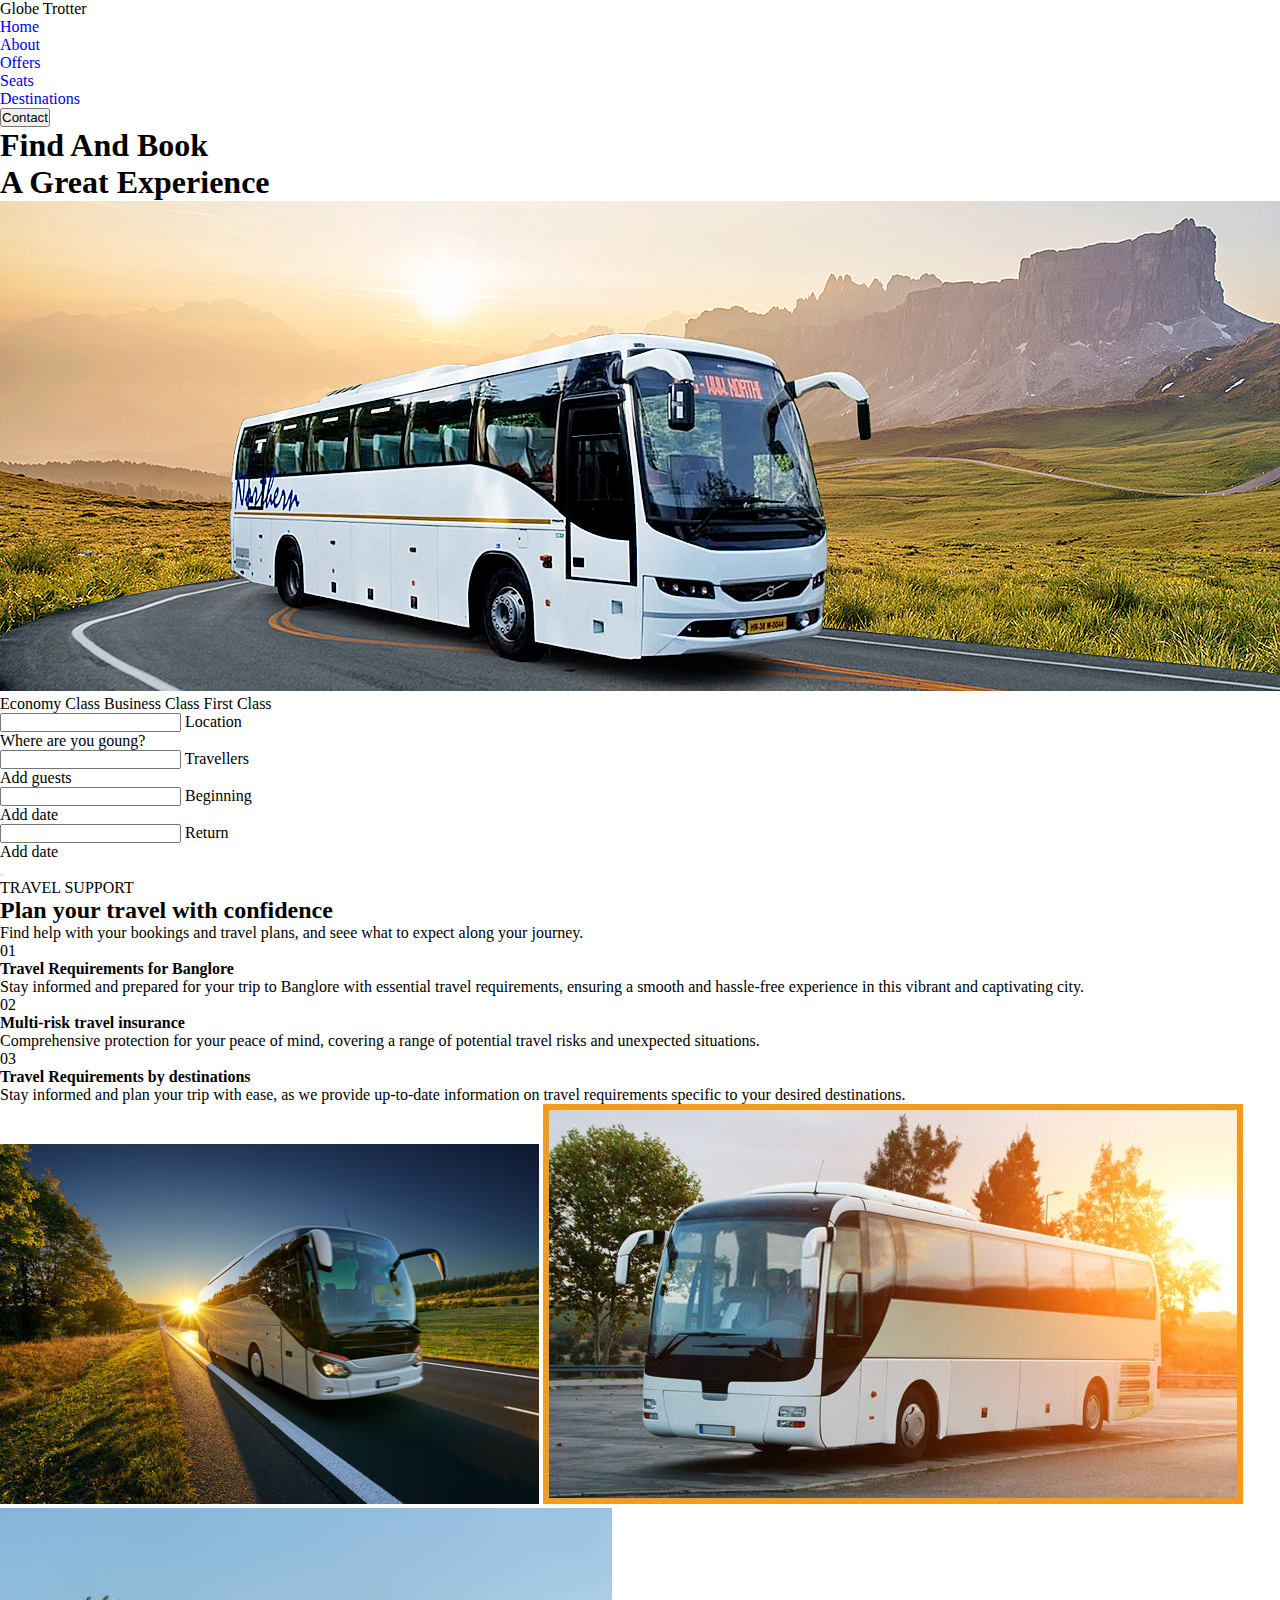
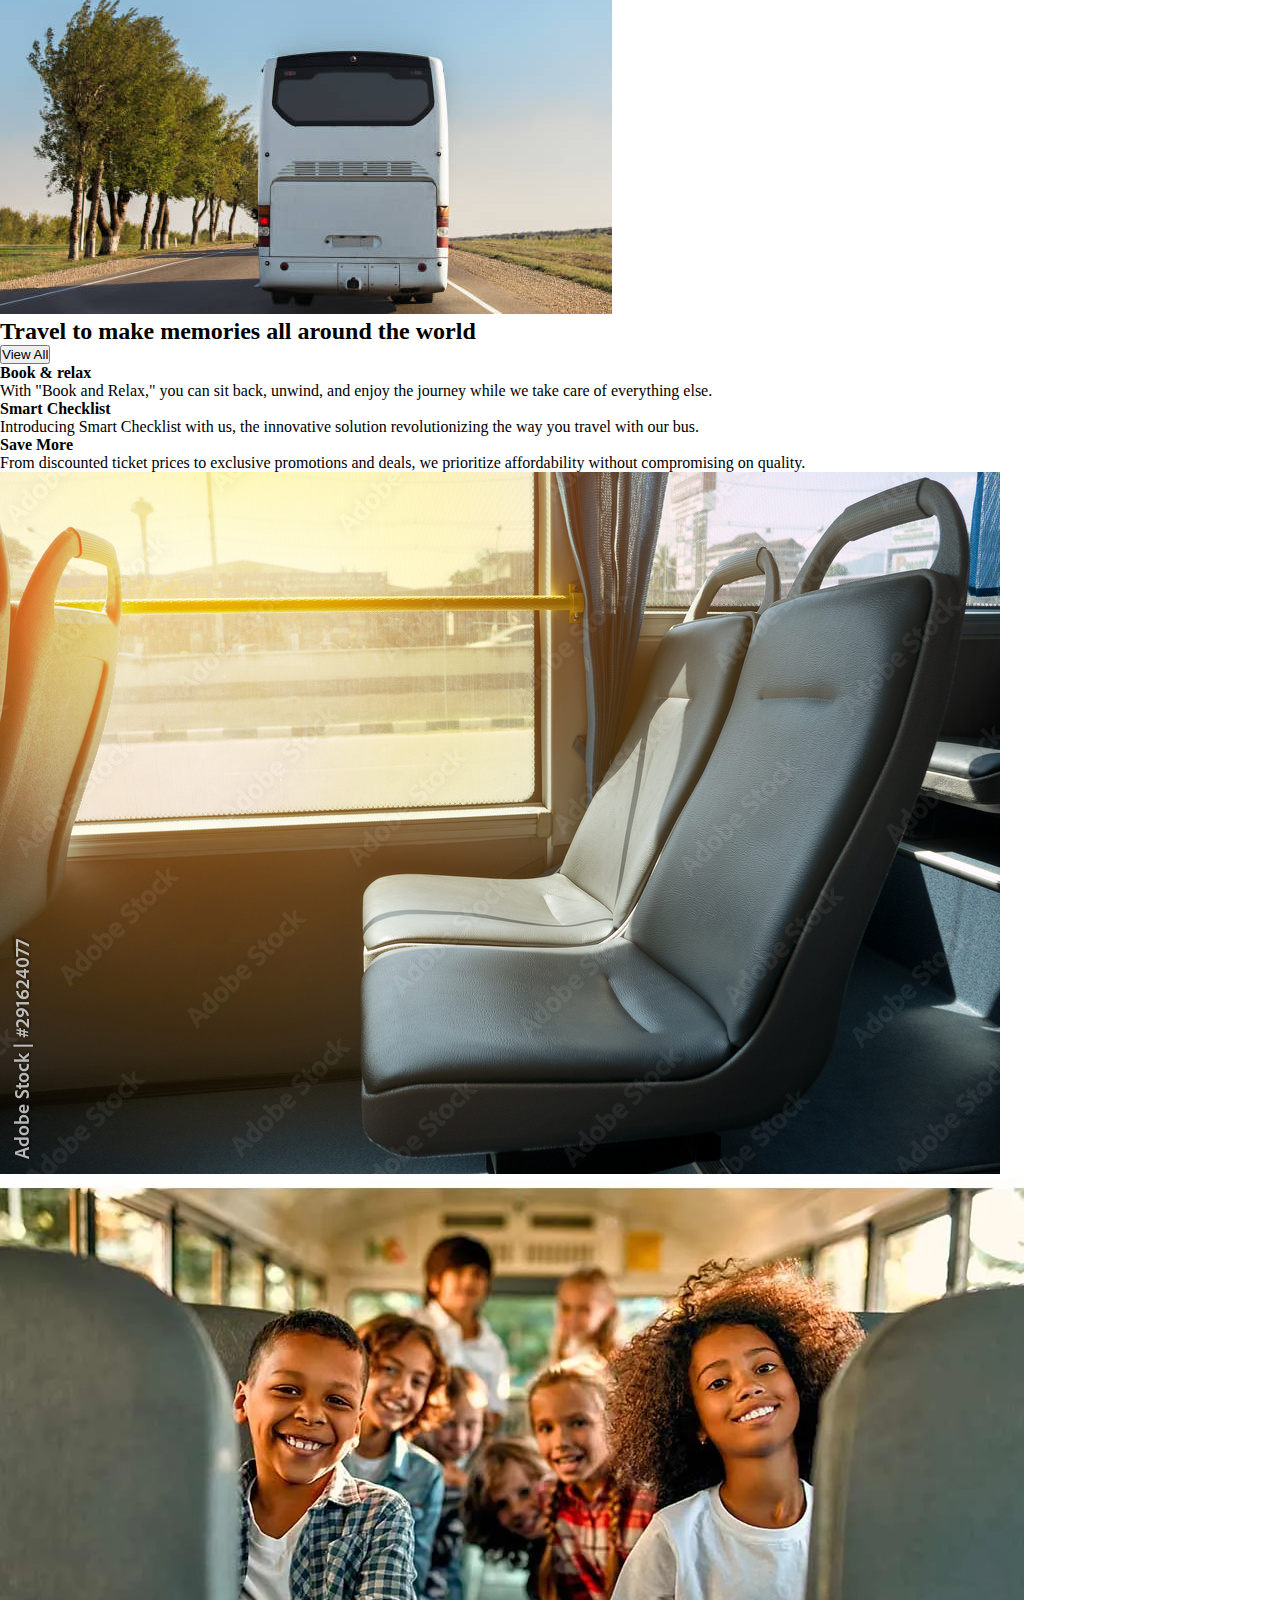
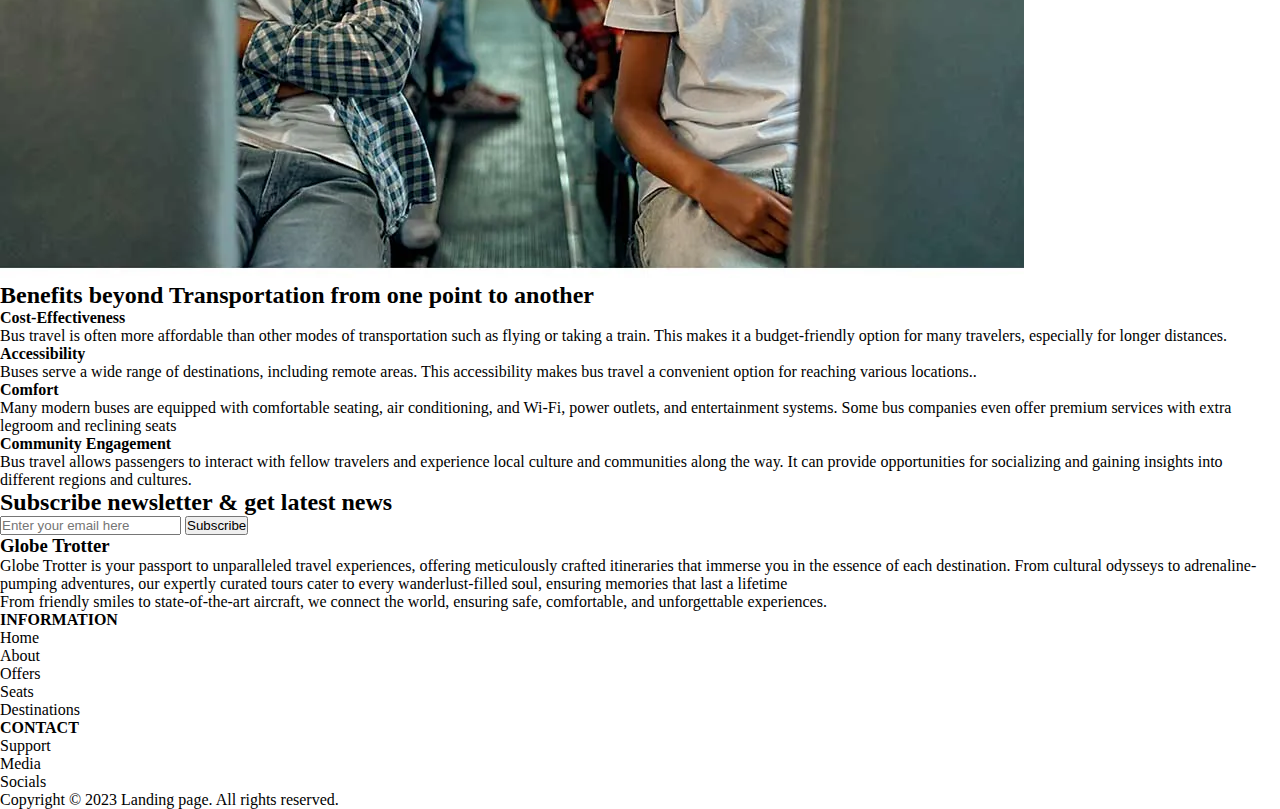
<file: index.html>
<!DOCTYPE html>
<html lang="en">
  <head>
    <meta charset="UTF-8" />
    <meta name="viewport" content="width=device-width, initial-scale=1.0" />
    <link rel="stylesheet" href="style.css" />
    <title>LANDING PAGE | Globe Trotter</title>
  </head>
  <body>
    <nav>
      <div class="nav__logo">Globe Trotter</div>
      <ul class="nav__links">
        <li class="link"><a href="#">Home</a></li>
        <li class="link"><a href="#">About</a></li>
        <li class="link"><a href="#">Offers</a></li>
        <li class="link"><a href="#">Seats</a></li>
        <li class="link"><a href="#">Destinations</a></li>
      </ul>
      <button class="btn">Contact</button>
    </nav>
    <header class="section__container header__container">
      <h1 class="section__header">Find And Book<br />A Great Experience</h1>
      <img src="images/bus.png" alt="header" />
    </header>

    <section class="section__container booking__container">
      <div class="booking__nav">
        <span>Economy Class</span>
        <span>Business Class</span>
        <span>First Class</span>
      </div>
      <form>
        <div class="form__group">
          <span><i class="ri-map-pin-line"></i></span>
          <div class="input__content">
            <div class="input__group">
              <input type="text" />
              <label>Location</label>
            </div>
            <p>Where are you goung?</p>
          </div>
        </div>
        <div class="form__group">
          <span><i class="ri-user-3-line"></i></span>
          <div class="input__content">
            <div class="input__group">
              <input type="number" />
              <label>Travellers</label>
            </div>
            <p>Add guests</p>
          </div>
        </div>
        <div class="form__group">
          <span><i class="ri-calendar-line"></i></span>
          <div class="input__content">
            <div class="input__group">
              <input type="text" />
              <label>Beginning</label>
            </div>
            <p>Add date</p>
          </div>
        </div>
        <div class="form__group">
          <span><i class="ri-calendar-line"></i></span>
          <div class="input__content">
            <div class="input__group">
              <input type="text" />
              <label>Return</label>
            </div>
            <p>Add date</p>
          </div>
        </div>
        <button class="btn"><i class="ri-search-line"></i></button>
      </form>
    </section>

    <section class="section__container plan__container">
      <p class="subheader">TRAVEL SUPPORT</p>
      <h2 class="section__header">Plan your travel with confidence</h2>
      <p class="description">
        Find help with your bookings and travel plans, and seee what to expect
        along your journey.
      </p>
      <div class="plan__grid">
        <div class="plan__content">
          <span class="number">01</span>
          <h4>Travel Requirements for Banglore</h4>
          <p>
            Stay informed and prepared for your trip to Banglore with essential
            travel requirements, ensuring a smooth and hassle-free experience in
            this vibrant and captivating city.
          </p>
          <span class="number">02</span>
          <h4>Multi-risk travel insurance</h4>
          <p>
            Comprehensive protection for your peace of mind, covering a range of
            potential travel risks and unexpected situations.
          </p>
          <span class="number">03</span>
          <h4>Travel Requirements by destinations</h4>
          <p>
            Stay informed and plan your trip with ease, as we provide up-to-date
            information on travel requirements specific to your desired
            destinations.
          </p>
        </div>
        <div class="plan__image">
          <img src="images/first.webp" alt="plan" />
          <img src="images/first1.webp" alt="plan" />
          <img src="images/first2.jpg" alt="plan" />
        </div>
      </div>
    </section>

    <section class="memories">
      <div class="section__container memories__container">
        <div class="memories__header">
          <h2 class="section__header">
            Travel to make memories all around the world
          </h2>
          <button class="view__all">View All</button>
        </div>
        <div class="memories__grid">
          <div class="memories__card">
            <span><i class="ri-calendar-2-line"></i></span>
            <h4>Book & relax</h4>
            <p>
              With "Book and Relax," you can sit back, unwind, and enjoy the
              journey while we take care of everything else.
            </p>
          </div>
          <div class="memories__card">
            <span><i class="ri-shield-check-line"></i></span>
            <h4>Smart Checklist</h4>
            <p>
              Introducing Smart Checklist with us, the innovative solution
              revolutionizing the way you travel with our bus.
            </p>
          </div>
          <div class="memories__card">
            <span><i class="ri-bookmark-2-line"></i></span>
            <h4>Save More</h4>
            <p>
              From discounted ticket prices to exclusive promotions and deals,
              we prioritize affordability without compromising on quality.
            </p>
          </div>
        </div>
      </div>
    </section>

    <section class="section__container lounge__container">
      <div class="lounge__image">
        <img src="images/seat2.jpg" alt="lounge" />
        <img src="images/seat.webp" alt="lounge" />
      </div>
      <div class="lounge__content">
        <h2 class="section__header">Benefits beyond Transportation from one point to another</h2>
        <div class="lounge__grid">
          <div class="lounge__details">
            <h4>Cost-Effectiveness</h4>
            <p>
              Bus travel is often more affordable than other modes of transportation such as flying or taking a train.
              This makes it a budget-friendly option for many travelers, especially for longer distances.
            </p>
          </div>
          <div class="lounge__details">
            <h4>Accessibility</h4>
            <p>
              Buses serve a wide range of destinations, including remote areas.
              This accessibility makes bus travel a convenient option for reaching various locations..
            </p>
          </div>
          <div class="lounge__details">
            <h4>Comfort</h4>
            <p>
              Many modern buses are equipped with comfortable seating, air conditioning, and Wi-Fi, power outlets, and entertainment systems. 
              Some bus companies even offer premium services with extra legroom and reclining seats
            </p>
          </div>
          <div class="lounge__details">
            <h4>Community Engagement</h4>
            <p>
              Bus travel allows passengers to interact with fellow travelers and experience local culture and communities along the way. 
              It can provide opportunities for socializing and gaining insights into different regions and cultures.
               
            </p>
          </div>
        </div>
      </div>
    </section>

    <section class="subscribe">
      <div class="section__container subscribe__container">
        <h2 class="section__header">Subscribe newsletter & get latest news</h2>
        <form class="subscribe__form">
          <input type="text" placeholder="Enter your email here" />
          <button class="btn">Subscribe</button>
        </form>
      </div>
    </section>

    <footer class="footer">
      <div class="section__container footer__container">
        <div class="footer__col">
          <h3>Globe Trotter</h3>
          <p>
            Globe Trotter is your passport to unparalleled travel experiences, offering meticulously crafted itineraries that immerse you in the essence of each destination. 
            From cultural odysseys to adrenaline-pumping adventures, our expertly curated tours cater to every wanderlust-filled soul, ensuring memories that last a lifetime
          </p>
          <p>
            From friendly smiles to state-of-the-art aircraft, we connect the
            world, ensuring safe, comfortable, and unforgettable experiences.
          </p>
        </div>
        <div class="footer__col">
          <h4>INFORMATION</h4>
          <p>Home</p>
          <p>About</p>
          <p>Offers</p>
          <p>Seats</p>
          <p>Destinations</p>
        </div>
        <div class="footer__col">
          <h4>CONTACT</h4>
          <p>Support</p>
          <p>Media</p>
          <p>Socials</p>
        </div>
      </div>
      <div class="section__container footer__bar">
        <p>Copyright © 2023 Landing page. All rights reserved.</p>
        <div class="socials">
          <span><i class="ri-facebook-fill"></i></span>
          <span><i class="ri-twitter-fill"></i></span>
          <span><i class="ri-instagram-line"></i></span>
          <span><i class="ri-youtube-fill"></i></span>
        </div>
      </div>
    </footer>
  </body>
</html>
</file>
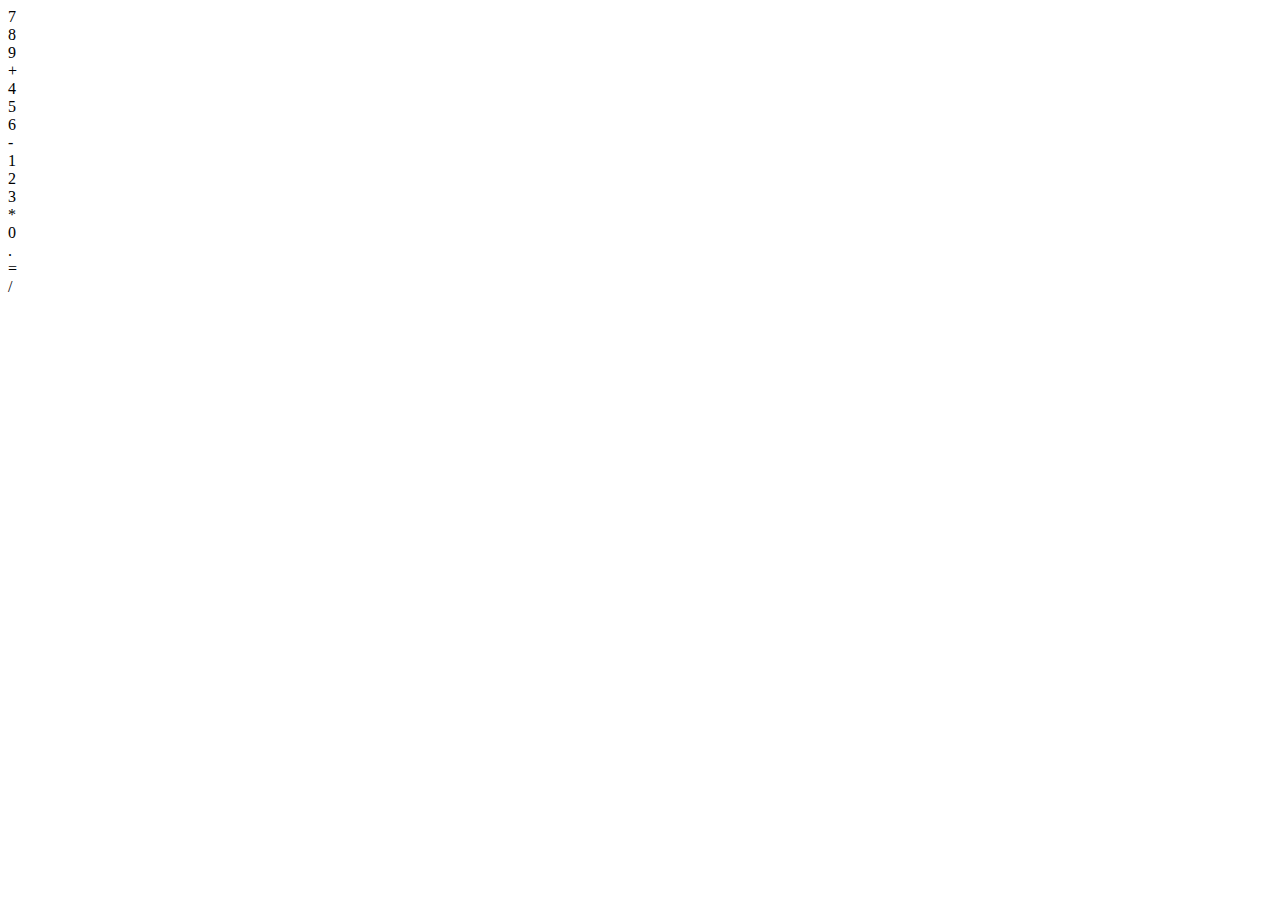
<file: calc.html>
<!DOCTYPE html>
<html lang="en">
<head>
  <meta charset="UTF-8">
  <meta name="viewport" content="width=device-width, initial-scale=1.0">
  <title>Simple Calculator</title>
</head>
<body>

  <div class="calculator">
    <div id="display"></div>
    <div class="button">7</div>
    <div class="button">8</div>
    <div class="button">9</div>
    <div class="button">+</div>
    <div class="button">4</div>
    <div class="button">5</div>
    <div class="button">6</div>
    <div class="button">-</div>
    <div class="button">1</div>
    <div class="button">2</div>
    <div class="button">3</div>
    <div class="button">*</div>
    <div class="button">0</div>
    <div class="button">.</div>
    <div class="button">=</div>
    <div class="button">/</div>
  </div>

</body>
</html>
</file>
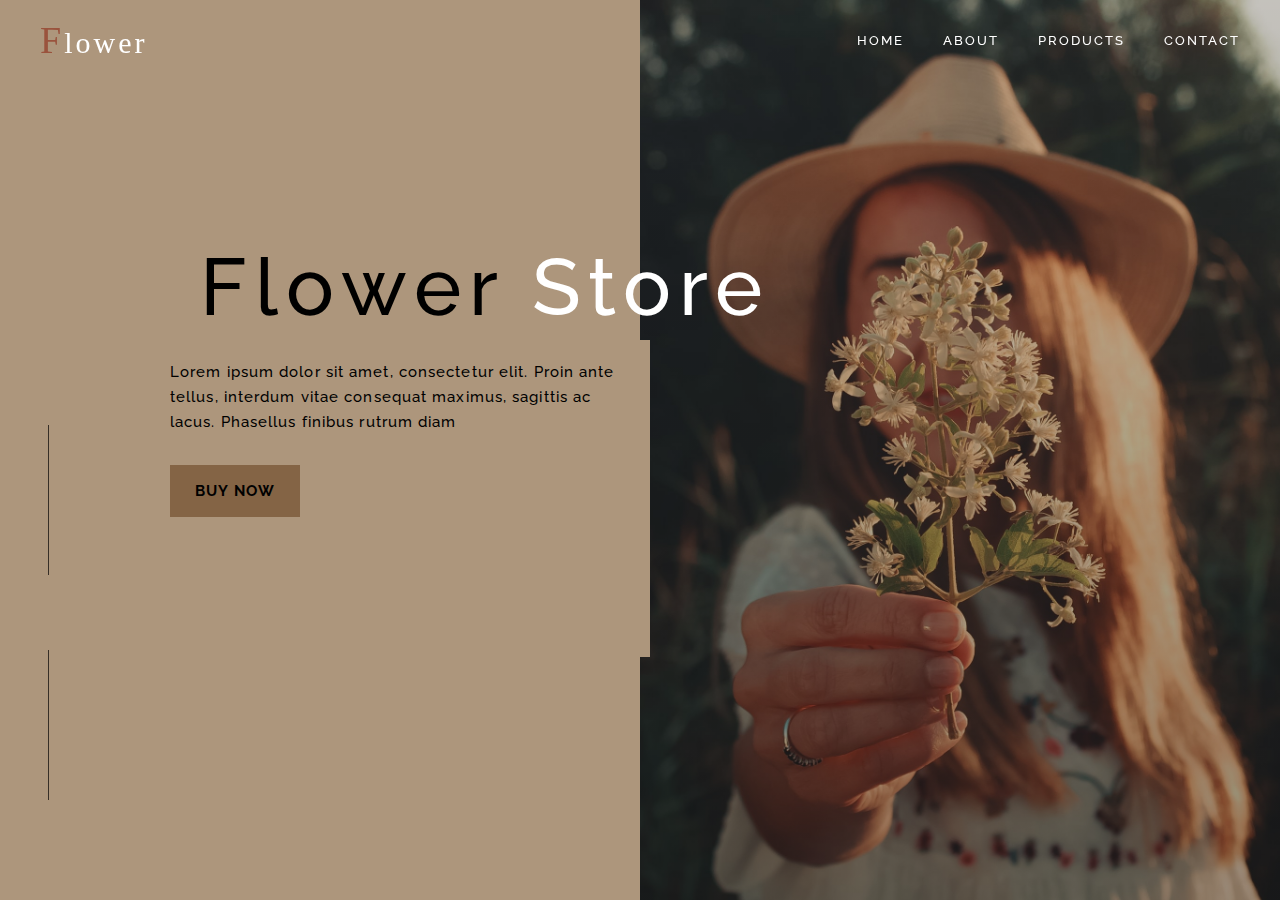
<file: landing.html>
<!DOCTYPE html>
<html lang="en">
<head>
  <meta charset="UTF-8">
  <meta name="viewport" content="width=device-width, initial-scale=1.0">
  <title>flower store</title>
  <link rel="stylesheet" href="style.css">
  <link href='https://fonts.googleapis.com/css?family=Raleway' rel='stylesheet'>
</head>
<body>
  <div class="navbar">
    <div class="inner-width">
      <a href="#" class="logo"><span>F</span>lower</a>
      <div class="navbar-menu">
        <a href="#">home</a>
        <a href="#">about</a>
        <a href="#">products</a>
        <a href="#">contact</a>
      </div>
    </div>
  </div>
  <section id="home">
    <div class="content1">
      <div class="content">
        <p>Lorem ipsum dolor sit amet, consectetur elit. Proin ante tellus, interdum vitae consequat maximus, sagittis ac lacus. Phasellus finibus rutrum diam</p>
        <button>buy now</button>
      </div>
      <div class="social-container">
        <div class="social-icons">
          <li><a href="#"><i class="fa fa-facebook-f"></i></a></li>
          <li><a href="#"><i class="fa fa-instagram"></i></a></li>
          <li><a href="#"><i class="fa fa-twitter"></i></a></li>
        </div>
      </div>
    </div>
    <div class="content2">
      <h1>Flower <span>Store</span></h1>
    </div>
  </section>
</body>
</html>
</file>
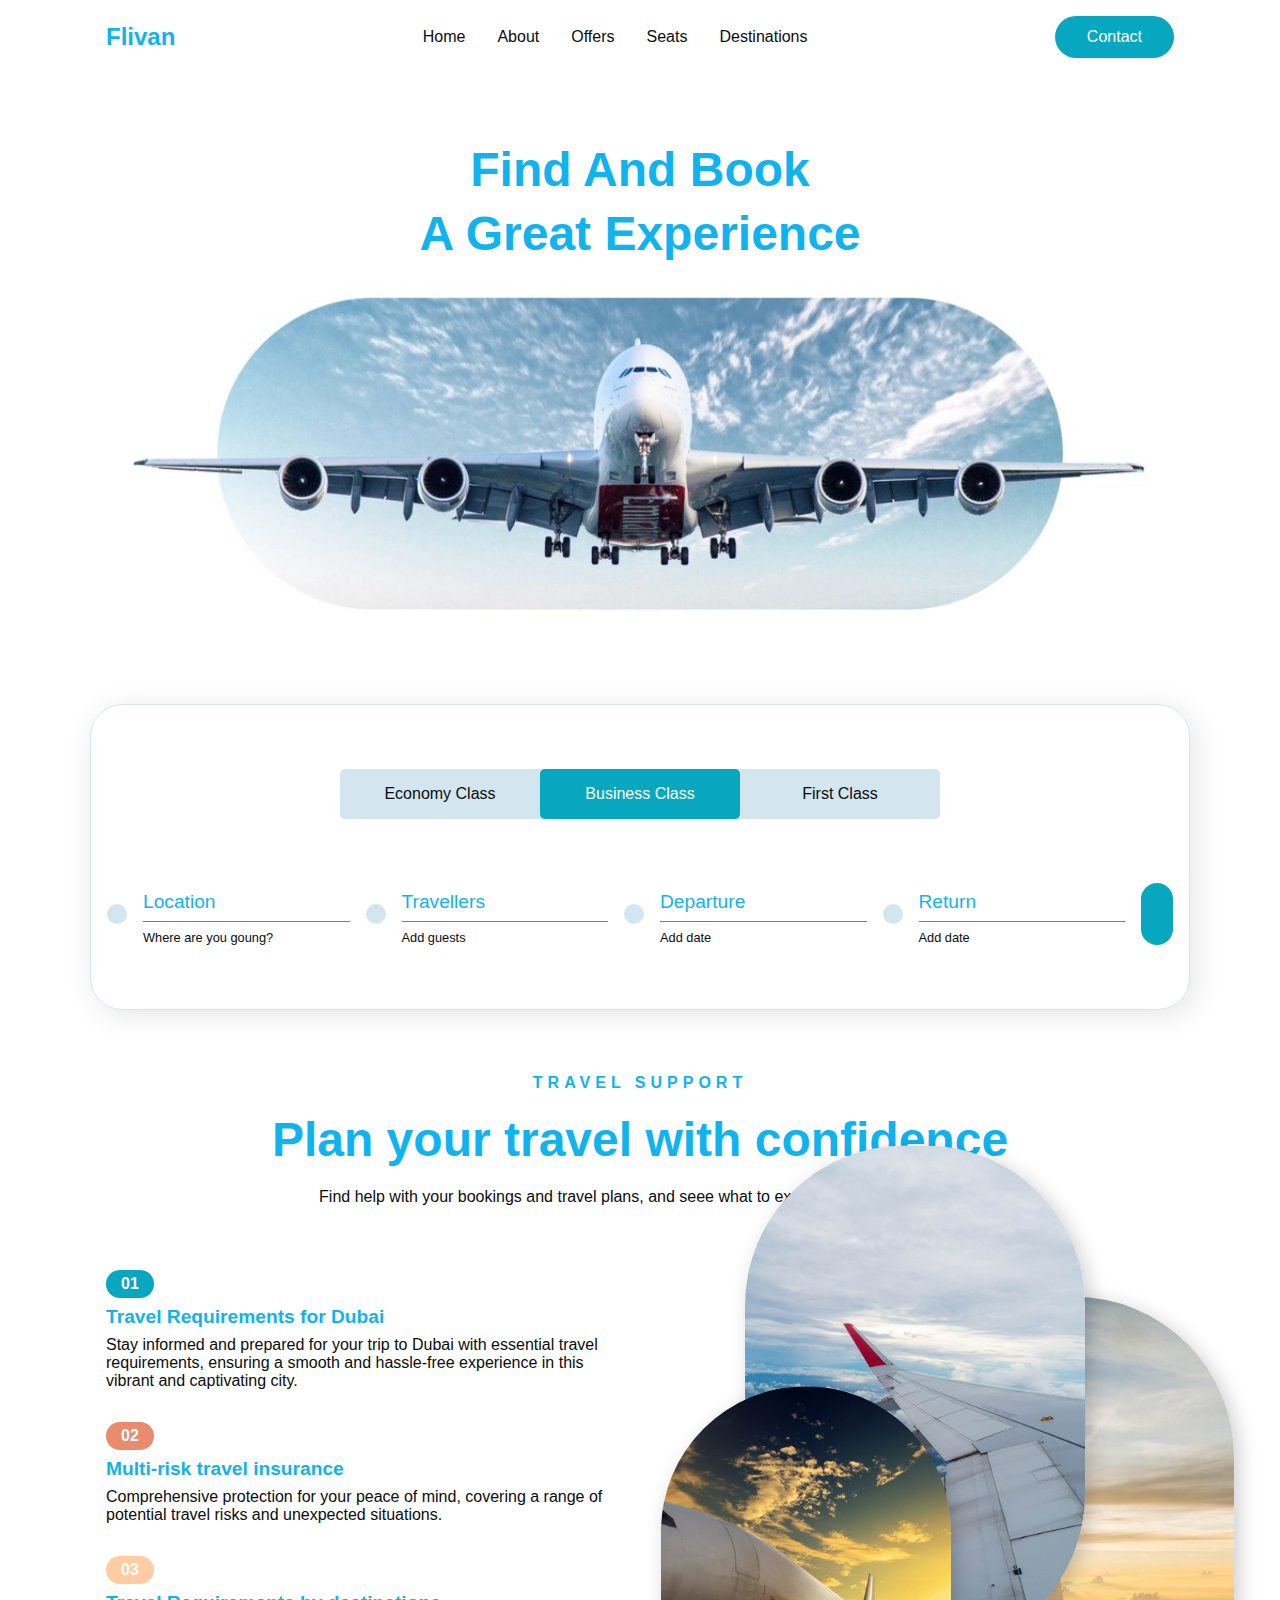
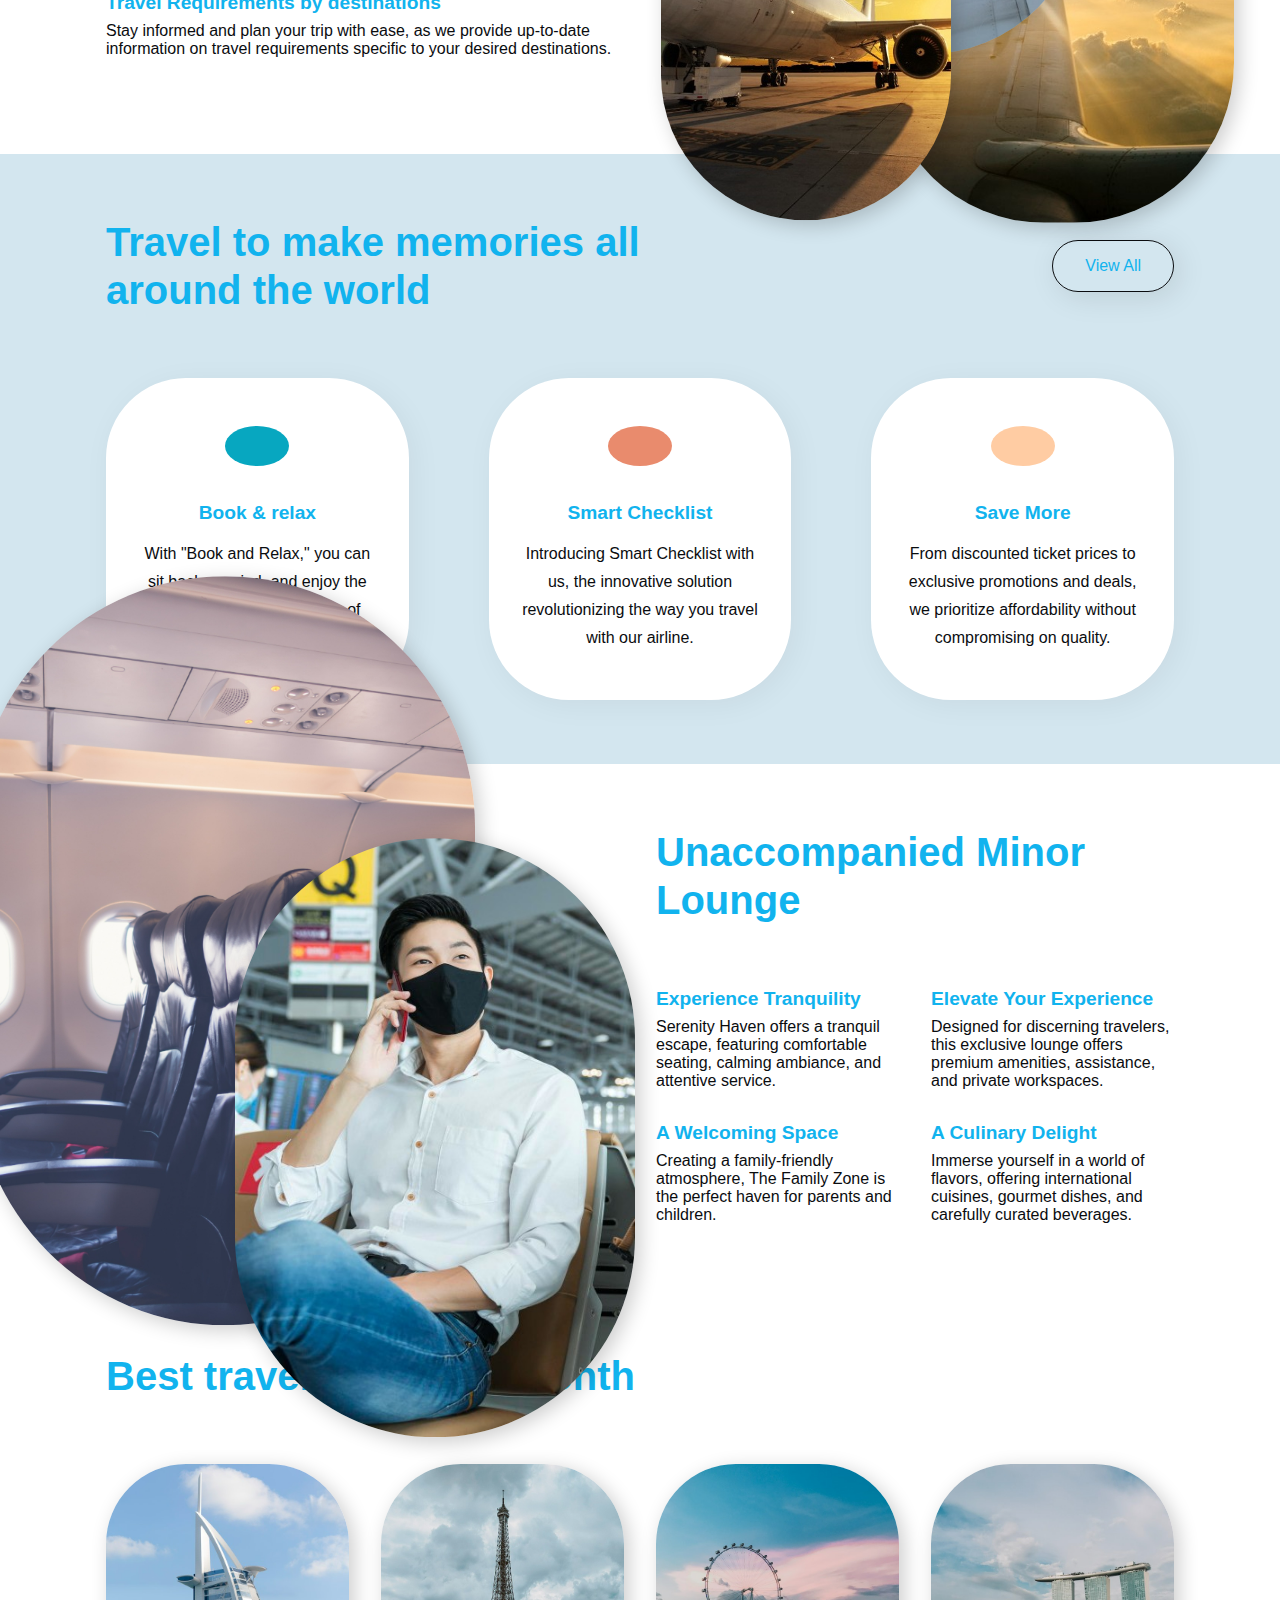
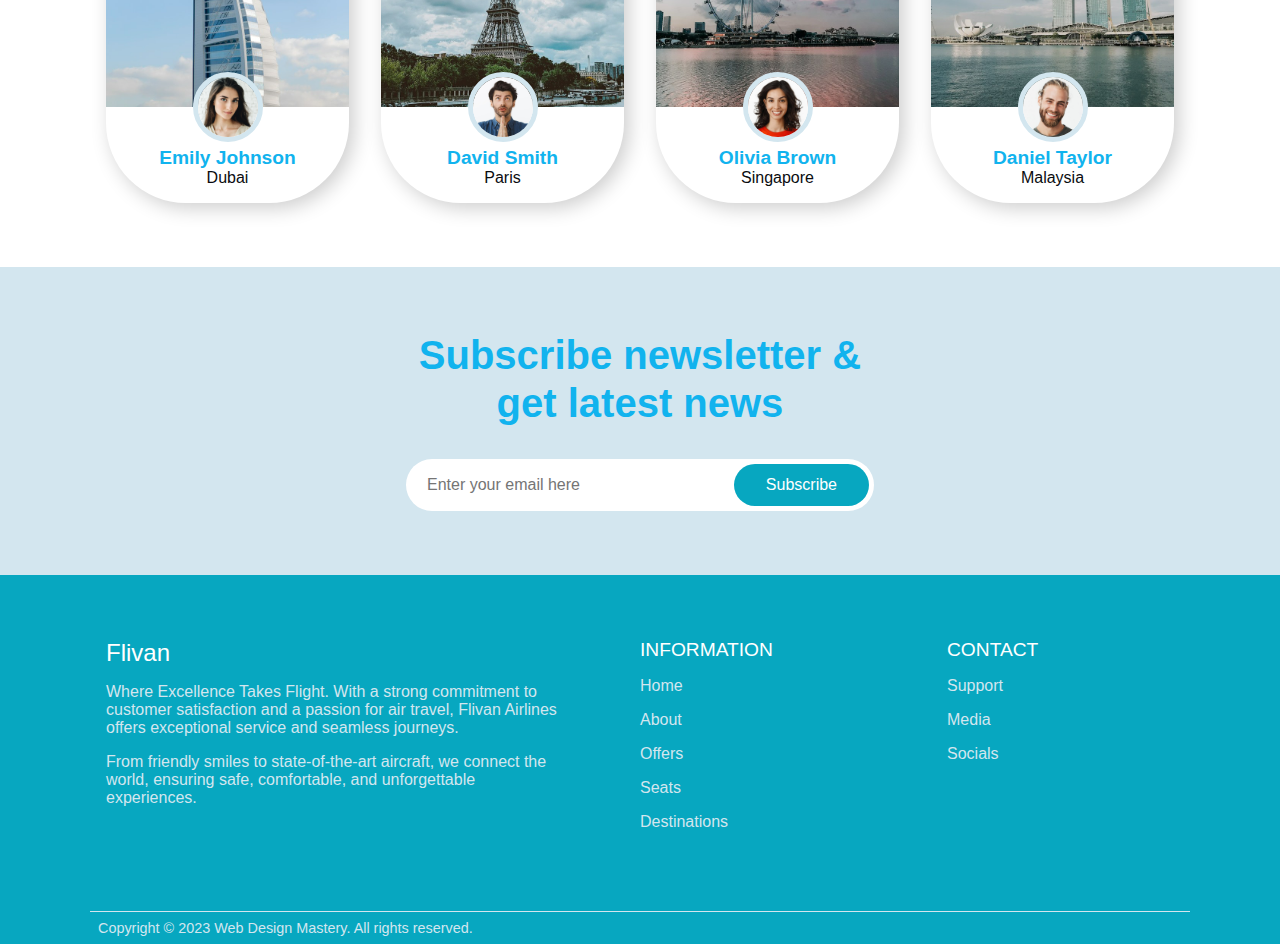
<file: landing1.html>
<!DOCTYPE html>
<html lang="en">
  <head>
    <meta charset="UTF-8" />
    <meta name="viewport" content="width=device-width, initial-scale=1.0" />
    <link rel="stylesheet" href="style1.css" />
    <title>Web Design Mastery | Flivan</title>
  </head>
  <body>
    <nav>
      <div class="nav__logo">Flivan</div>
      <ul class="nav__links">
        <li class="link"><a href="#">Home</a></li>
        <li class="link"><a href="#">About</a></li>
        <li class="link"><a href="#">Offers</a></li>
        <li class="link"><a href="#">Seats</a></li>
        <li class="link"><a href="#">Destinations</a></li>
      </ul>
      <button class="btn">Contact</button>
    </nav>
    <header class="section__container header__container">
      <h1 class="section__header">Find And Book<br />A Great Experience</h1>
      <img src="header.jpg" alt="header" />
    </header>

    <section class="section__container booking__container">
      <div class="booking__nav">
        <span>Economy Class</span>
        <span>Business Class</span>
        <span>First Class</span>
      </div>
      <form>
        <div class="form__group">
          <span><i class="ri-map-pin-line"></i></span>
          <div class="input__content">
            <div class="input__group">
              <input type="text" />
              <label>Location</label>
            </div>
            <p>Where are you goung?</p>
          </div>
        </div>
        <div class="form__group">
          <span><i class="ri-user-3-line"></i></span>
          <div class="input__content">
            <div class="input__group">
              <input type="number" />
              <label>Travellers</label>
            </div>
            <p>Add guests</p>
          </div>
        </div>
        <div class="form__group">
          <span><i class="ri-calendar-line"></i></span>
          <div class="input__content">
            <div class="input__group">
              <input type="text" />
              <label>Departure</label>
            </div>
            <p>Add date</p>
          </div>
        </div>
        <div class="form__group">
          <span><i class="ri-calendar-line"></i></span>
          <div class="input__content">
            <div class="input__group">
              <input type="text" />
              <label>Return</label>
            </div>
            <p>Add date</p>
          </div>
        </div>
        <button class="btn"><i class="ri-search-line"></i></button>
      </form>
    </section>

    <section class="section__container plan__container">
      <p class="subheader">TRAVEL SUPPORT</p>
      <h2 class="section__header">Plan your travel with confidence</h2>
      <p class="description">
        Find help with your bookings and travel plans, and seee what to expect
        along your journey.
      </p>
      <div class="plan__grid">
        <div class="plan__content">
          <span class="number">01</span>
          <h4>Travel Requirements for Dubai</h4>
          <p>
            Stay informed and prepared for your trip to Dubai with essential
            travel requirements, ensuring a smooth and hassle-free experience in
            this vibrant and captivating city.
          </p>
          <span class="number">02</span>
          <h4>Multi-risk travel insurance</h4>
          <p>
            Comprehensive protection for your peace of mind, covering a range of
            potential travel risks and unexpected situations.
          </p>
          <span class="number">03</span>
          <h4>Travel Requirements by destinations</h4>
          <p>
            Stay informed and plan your trip with ease, as we provide up-to-date
            information on travel requirements specific to your desired
            destinations.
          </p>
        </div>
        <div class="plan__image">
          <img src="plan-1.jpg" alt="plan" />
          <img src="plan-2.jpg" alt="plan" />
          <img src="plan-3.jpg" alt="plan" />
        </div>
      </div>
    </section>

    <section class="memories">
      <div class="section__container memories__container">
        <div class="memories__header">
          <h2 class="section__header">
            Travel to make memories all around the world
          </h2>
          <button class="view__all">View All</button>
        </div>
        <div class="memories__grid">
          <div class="memories__card">
            <span><i class="ri-calendar-2-line"></i></span>
            <h4>Book & relax</h4>
            <p>
              With "Book and Relax," you can sit back, unwind, and enjoy the
              journey while we take care of everything else.
            </p>
          </div>
          <div class="memories__card">
            <span><i class="ri-shield-check-line"></i></span>
            <h4>Smart Checklist</h4>
            <p>
              Introducing Smart Checklist with us, the innovative solution
              revolutionizing the way you travel with our airline.
            </p>
          </div>
          <div class="memories__card">
            <span><i class="ri-bookmark-2-line"></i></span>
            <h4>Save More</h4>
            <p>
              From discounted ticket prices to exclusive promotions and deals,
              we prioritize affordability without compromising on quality.
            </p>
          </div>
        </div>
      </div>
    </section>

    <section class="section__container lounge__container">
      <div class="lounge__image">
        <img src="lounge-1.jpg" alt="lounge" />
        <img src="lounge-2.jpg" alt="lounge" />
      </div>
      <div class="lounge__content">
        <h2 class="section__header">Unaccompanied Minor Lounge</h2>
        <div class="lounge__grid">
          <div class="lounge__details">
            <h4>Experience Tranquility</h4>
            <p>
              Serenity Haven offers a tranquil escape, featuring comfortable
              seating, calming ambiance, and attentive service.
            </p>
          </div>
          <div class="lounge__details">
            <h4>Elevate Your Experience</h4>
            <p>
              Designed for discerning travelers, this exclusive lounge offers
              premium amenities, assistance, and private workspaces.
            </p>
          </div>
          <div class="lounge__details">
            <h4>A Welcoming Space</h4>
            <p>
              Creating a family-friendly atmosphere, The Family Zone is the
              perfect haven for parents and children.
            </p>
          </div>
          <div class="lounge__details">
            <h4>A Culinary Delight</h4>
            <p>
              Immerse yourself in a world of flavors, offering international
              cuisines, gourmet dishes, and carefully curated beverages.
            </p>
          </div>
        </div>
      </div>
    </section>

    <section class="section__container travellers__container">
      <h2 class="section__header">Best travellers of the month</h2>
      <div class="travellers__grid">
        <div class="travellers__card">
          <img src="traveller-1.jpg" alt="traveller" />
          <div class="travellers__card__content">
            <img src="client-1.jpg" alt="client" />
            <h4>Emily Johnson</h4>
            <p>Dubai</p>
          </div>
        </div>
        <div class="travellers__card">
          <img src="traveller-2.jpg" alt="traveller" />
          <div class="travellers__card__content">
            <img src="client-2.jpg" alt="client" />
            <h4>David Smith</h4>
            <p>Paris</p>
          </div>
        </div>
        <div class="travellers__card">
          <img src="traveller-3.jpg" alt="traveller" />
          <div class="travellers__card__content">
            <img src="client-3.jpg" alt="client" />
            <h4>Olivia Brown</h4>
            <p>Singapore</p>
          </div>
        </div>
        <div class="travellers__card">
          <img src="traveller-4.jpg" alt="traveller" />
          <div class="travellers__card__content">
            <img src="client-4.jpg" alt="client" />
            <h4>Daniel Taylor</h4>
            <p>Malaysia</p>
          </div>
        </div>
      </div>
    </section>

    <section class="subscribe">
      <div class="section__container subscribe__container">
        <h2 class="section__header">Subscribe newsletter & get latest news</h2>
        <form class="subscribe__form">
          <input type="text" placeholder="Enter your email here" />
          <button class="btn">Subscribe</button>
        </form>
      </div>
    </section>

    <footer class="footer">
      <div class="section__container footer__container">
        <div class="footer__col">
          <h3>Flivan</h3>
          <p>
            Where Excellence Takes Flight. With a strong commitment to customer
            satisfaction and a passion for air travel, Flivan Airlines offers
            exceptional service and seamless journeys.
          </p>
          <p>
            From friendly smiles to state-of-the-art aircraft, we connect the
            world, ensuring safe, comfortable, and unforgettable experiences.
          </p>
        </div>
        <div class="footer__col">
          <h4>INFORMATION</h4>
          <p>Home</p>
          <p>About</p>
          <p>Offers</p>
          <p>Seats</p>
          <p>Destinations</p>
        </div>
        <div class="footer__col">
          <h4>CONTACT</h4>
          <p>Support</p>
          <p>Media</p>
          <p>Socials</p>
        </div>
      </div>
      <div class="section__container footer__bar">
        <p>Copyright © 2023 Web Design Mastery. All rights reserved.</p>
        <div class="socials">
          <span><i class="ri-facebook-fill"></i></span>
          <span><i class="ri-twitter-fill"></i></span>
          <span><i class="ri-instagram-line"></i></span>
          <span><i class="ri-youtube-fill"></i></span>
        </div>
      </div>
    </footer>
  </body>
</html>
</file>
<file: style.css>
*{
    margin: 0;
    padding: 0;
    text-decoration: none;
    box-sizing: border-box;
  }
  
  .navbar{
    position: fixed;
    background-color: transparent;
    width: 100%;
    padding: 30px 0;
    top: 0;
    z-index: 100;
    line-height: 20px;
  }
  .inner-width{
    max-width: 1300px;
    margin: auto;
    padding: 0 40px;
    display: flex;
    align-items: center;
    justify-content: space-between;
  }
  .logo{
    font-size: 30px;
    letter-spacing: 3px;
    font-weight: 500;
    font-family: 'Great Vibes',cursive;
    color: #fff;
    cursor: pointer;
  }
  .logo span{
    font-size: 38px;
    color: #9a533d;
  }
  .navbar-menu a{
    font-size: 13px;
    font-weight: 500;
    font-family: 'Raleway',sans-serif;
    color: #fff;
    text-transform: uppercase;
    letter-spacing: 2px;
    margin-left: 35px;
    display: inline-block;
  }
  .navbar-menu a::after{
    content: '';
    display: block;
    width: 0;
    height: 1.8px;
    background-color: #846445;
    transition: width .3s;
  }
  .navbar-menu a:hover::after{
    width: 100%;
  }
  
  #home{
    height: 100vh;
    display: grid;
    grid-template-columns: 1fr 1fr;
  }
  .content1{
    background-color: #ad967c;
  }
  .content2{
    background-image: linear-gradient(rgba(0,0,0,0.2),rgba(0,0,0,0.4)),url(4.jpg);
    background-position: center;
    background-size: cover;
  }
  .content1 .content{
    color: #000;
    padding: 20px;
    background-color: #ad967c;
    position: absolute;
    left: 150px;
    top: 340px;
    text-align: left;
    width: 500px;
    height: 317px;
  }
  .content p{
    font-size: 15px;
    line-height: 25px;
    font-weight: 500;
    letter-spacing: 1.1px;
    font-family: 'Raleway',sans-serif;
  }
  .content button{
    padding: 17px 25px;
    margin-top: 30px;
    background-color: #846445;
    border: none;
    color: #000;
    font-size: 15px;
    font-weight: 700;
    letter-spacing: 1.2px;
    font-family: 'Raleway',sans-serif;
    outline: none;
    cursor: pointer;
    text-transform: uppercase;
    transition: .3s;
  }
  .content button:hover{
    color: #fff;
  }
  .social-container{
    position: absolute;
    left: 40px;
    bottom: 30%;
  }
  .social-icons{
    list-style: none;
  }
  .social-icons li{
    margin: 35px 0;
  }
  .social-icons li i{
    color: rgba(255,255,255,0.77);
    font-size: 20px;
  }
  .social-icons li a:hover i{
    transform: scale(1.5);
    color: #846445;
    transition: all .2s ease-in-out;
  }
  .social-icons::before{
    content: '';
    position: absolute;
    display: block;
    width: 1px;
    height: 150px;
    top: -170px;
    left: 8px;
    background-color: #000000b0;
  }
  .social-icons::after{
    content: '';
    position: absolute;
    display: block;
    width: 1px;
    height: 150px;
    bottom: -170px;
    left: 8px;
    background-color: #000000b0;
  }
  .content2 h1{
    position: absolute;
    left: 200px;
    top: 240px;
    font-size: 80px;
    font-family: 'Raleway',sans-serif;
    font-weight: 500;
    color: #000;
    letter-spacing: 8px;
  }
  .content2 h1 span{
    color: #fff;
  }
</file>
<file: style1.css>
:root {
    --primary-color: #07a7c0;
    --primary-color-dark: #11b3ee;
    --text-dark: #11b3ee;
    --text-light: #0a0c0f;
    --extra-light: #d3e6ef;
    --white: #ffffff;
    --max-width: 1100px;
  }
  
  * {
    padding: 0;
    margin: 0;
    box-sizing: border-box;
  }
  
  .section__container {
    max-width: var(--max-width);
    margin: auto;
    padding: 4rem 1rem;
  }
  
  .section__header {
    font-size: 2.5rem;
    font-weight: 600;
    line-height: 3rem;
    color: var(--text-dark);
  }
  
  .btn {
    padding: 0.75rem 2rem;
    outline: none;
    border: none;
    font-size: 1rem;
    font-weight: 500;
    color: var(--white);
    background-color: var(--primary-color);
    border-radius: 2rem;
    cursor: pointer;
    transition: 0.3s;
  }
  
  .btn:hover {
    background-color: var(--primary-color-dark);
  }
  
  a {
    text-decoration: none;
  }
  
  img {
    width: 100%;
    display: flex;
  }
  
  body {
    font-family: "Poppins", sans-serif;
  }
  
  nav {
    max-width: var(--max-width);
    margin: auto;
    padding: 1rem;
    display: flex;
    align-items: center;
    justify-content: space-between;
    gap: 1rem;
  }
  
  .nav__logo {
    font-size: 1.5rem;
    font-weight: 600;
    color: var(--text-dark);
  }
  
  .nav__links {
    list-style: none;
    display: flex;
    align-items: center;
    gap: 2rem;
  }
  
  .link a {
    font-weight: 500;
    color: var(--text-light);
    transition: 0.3s;
  }
  
  .link a:hover {
    color: var(--text-dark);
  }
  
  .header__container .section__header {
    text-align: center;
    font-size: 3rem;
    line-height: 4rem;
  }
  
  .booking__container {
    border-radius: 2rem;
    border: 1px solid var(--extra-light);
    box-shadow: 5px 5px 30px rgba(0, 0, 0, 0.1);
  }
  
  .booking__nav {
    max-width: 600px;
    margin: auto;
    display: flex;
    align-items: center;
    background-color: var(--extra-light);
    border-radius: 5px;
  }
  
  .booking__nav span {
    flex: 1;
    padding: 1rem 2rem;
    font-weight: 500;
    color: var(--text-light);
    text-align: center;
    border-radius: 5px;
    cursor: pointer;
  }
  
  .booking__nav span:nth-child(2) {
    color: var(--white);
    background-color: var(--primary-color);
  }
  
  .booking__container form {
    margin-top: 4rem;
    display: grid;
    grid-template-columns: repeat(4, 1fr) auto;
    gap: 1rem;
  }
  
  .booking__container .input__content {
    width: 100%;
  }
  
  .booking__container .form__group {
    display: flex;
    align-items: center;
    gap: 1rem;
  }
  
  .booking__container .form__group span {
    padding: 10px;
    font-size: 1.5rem;
    color: var(--text-dark);
    background-color: var(--extra-light);
    border-radius: 1rem;
  }
  
  .booking__container .input__group {
    width: 100%;
    position: relative;
  }
  
  .booking__container label {
    position: absolute;
    top: 50%;
    left: 0;
    transform: translateY(-50%);
    font-size: 1.2rem;
    font-weight: 500;
    color: var(--text-dark);
    pointer-events: none;
    transition: 0.3s;
  }
  
  .booking__container input {
    width: 100%;
    padding: 10px 0;
    font-size: 1rem;
    outline: none;
    border: none;
    border-bottom: 1px solid var(--primary-color);
    color: var(--text-dark);
  }
  
  .booking__container input:focus ~ label {
    font-size: 0.8rem;
    top: 0;
  }
  
  .booking__container .form__group p {
    margin-top: 0.5rem;
    font-size: 0.8rem;
    color: var(--text-light);
  }
  
  .booking__container .btn {
    padding: 1rem;
    font-size: 1.5rem;
  }
  
  .plan__container .subheader {
    margin-bottom: 1rem;
    text-align: center;
    font-weight: 600;
    color: var(--text-dark);
    letter-spacing: 5px;
  }
  
  .plan__container .section__header {
    text-align: center;
    font-size: 3rem;
    line-height: 4rem;
    margin-bottom: 1rem;
  }
  
  .plan__container .description {
    text-align: center;
    color: var(--text-light);
  }
  
  .plan__grid {
    margin-top: 4rem;
    display: grid;
    grid-template-columns: repeat(2, 1fr);
    gap: 2rem;
  }
  
  .plan__content .number {
    display: inline-block;
    padding: 5px 15px;
    margin-bottom: 0.5rem;
    font-weight: 600;
    color: var(--white);
    background-color: var(--primary-color);
    border-radius: 2rem;
  }
  
  .plan__content .number:nth-child(4) {
    background-color: #e98b6d;
  }
  
  .plan__content .number:nth-child(7) {
    background-color: #ffcca3;
  }
  
  .plan__content h4 {
    font-size: 1.2rem;
    font-weight: 600;
    color: var(--text-dark);
    margin-bottom: 0.5rem;
  }
  
  .plan__content p {
    color: var(--text-light);
    margin-bottom: 2rem;
  }
  
  .plan__image {
    position: relative;
  }
  
  .plan__image img {
    position: absolute;
    top: 50%;
    left: 50%;
    border-radius: 10rem;
    box-shadow: 5px 5px 20px rgba(0, 0, 0, 0.2);
  }
  
  .plan__image img:nth-child(1) {
    max-width: 290px;
    transform: translate(calc(-60% - 5rem), calc(-40% + 5rem));
    z-index: 3;
  }
  
  .plan__image img:nth-child(2) {
    max-width: 340px;
    transform: translate(-50%, calc(-50% - 5rem));
    z-index: 2;
  }
  
  .plan__image img:nth-child(3) {
    max-width: 350px;
    transform: translate(calc(-50% + 9rem), calc(-50% + 5rem));
  }
  
  .memories {
    background-color: var(--extra-light);
  }
  
  .memories__header {
    display: flex;
    align-items: center;
    justify-content: space-between;
    gap: 2rem;
  }
  
  .memories__header .section__header {
    max-width: 600px;
  }
  
  .memories__header .view__all {
    padding: 1rem 2rem;
    font-size: 1rem;
    font-weight: 500;
    color: var(--text-dark);
    background: transparent;
    white-space: nowrap;
    outline: none;
    border: 1px solid var(--text-light);
    border-radius: 2rem;
    box-shadow: 5px 5px 30px rgba(0, 0, 0, 0.1);
    cursor: pointer;
  }
  
  .memories__grid {
    margin-top: 4rem;
    display: grid;
    grid-template-columns: repeat(3, 1fr);
    gap: 5rem;
  }
  
  .memories__card {
    padding: 3rem 2rem;
    text-align: center;
    border-radius: 5rem;
    background-color: var(--white);
    box-shadow: 5px 5px 30px rgba(0, 0, 0, 0.05);
  }
  
  .memories__card span {
    display: inline-block;
    padding: 20px 32px;
    margin-bottom: 2rem;
    font-size: 3rem;
    color: var(--white);
    background-color: var(--primary-color);
    border-radius: 100%;
  }
  
  .memories__card:nth-child(2) span {
    background-color: #e98b6d;
  }
  
  .memories__card:nth-child(3) span {
    background-color: #ffcca3;
  }
  
  .memories__card h4 {
    margin-bottom: 1rem;
    font-size: 1.2rem;
    font-weight: 600;
    color: var(--text-dark);
  }
  
  .memories__card p {
    color: var(--text-light);
    line-height: 1.75rem;
  }
  
  .lounge__container {
    display: grid;
    grid-template-columns: repeat(2, 1fr);
    gap: 2rem;
  }
  
  .lounge__grid {
    margin-top: 4rem;
    display: grid;
    grid-template-columns: repeat(2, 1fr);
    gap: 2rem;
  }
  
  .lounge__image {
    position: relative;
  }
  
  .lounge__image img {
    position: absolute;
    top: 50%;
    left: 45%;
    border-radius: 20rem;
    box-shadow: 5px 5px 20px rgba(0, 0, 0, 0.2);
  }
  
  .lounge__image img:nth-child(1) {
    max-width: 500px;
    transform: translate(calc(-60% - 4rem), -60%);
  }
  
  .lounge__image img:nth-child(2) {
    max-width: 400px;
    transform: translate(calc(-50% + 6rem), calc(-50% + 7rem));
  }
  
  .lounge__details h4 {
    margin-bottom: 0.5rem;
    font-size: 1.2rem;
    font-weight: 600;
    color: var(--text-dark);
  }
  
  .lounge__details p {
    color: var(--text-light);
  }
  
  .travellers__grid {
    margin-top: 4rem;
    display: grid;
    grid-template-columns: repeat(4, 1fr);
    gap: 2rem;
  }
  
  .travellers__card {
    border-radius: 5rem;
    overflow: hidden;
    box-shadow: 5px 5px 20px rgba(0, 0, 0, 0.2);
  }
  
  .travellers__card__content {
    position: relative;
    padding: 1rem;
    text-align: center;
  }
  
  .travellers__card__content img {
    position: absolute;
    max-width: 70px;
    top: 0;
    left: 50%;
    transform: translate(-50%, -50%);
    border: 5px solid var(--extra-light);
    border-radius: 100%;
  }
  
  .travellers__card__content h4 {
    margin-top: 1.5rem;
    font-size: 1.2rem;
    font-weight: 600;
    color: var(--text-dark);
  }
  
  .travellers__card__content p {
    font-weight: 500;
    color: var(--text-light);
  }
  
  .subscribe {
    background-color: var(--extra-light);
  }
  
  .subscribe__container {
    max-width: 500px;
    text-align: center;
  }
  
  .subscribe__form {
    margin-top: 2rem;
    padding: 5px;
    display: flex;
    align-items: center;
    gap: 1rem;
    background-color: var(--white);
    border-radius: 2rem;
  }
  
  .subscribe__form input {
    width: 100%;
    padding: 0 1rem;
    outline: none;
    border: none;
    font-size: 1rem;
    color: var(--text-dark);
  }
  
  .footer {
    background-color: var(--primary-color);
  }
  
  .footer__container {
    display: grid;
    grid-template-columns: 2fr repeat(2, 1fr);
    gap: 5rem;
  }
  
  .footer__col h3 {
    font-size: 1.5rem;
    font-weight: 500;
    color: var(--white);
    margin-bottom: 1rem;
  }
  
  .footer__col h4 {
    font-size: 1.2rem;
    font-weight: 500;
    color: var(--white);
    margin-bottom: 1rem;
  }
  
  .footer__col p {
    color: var(--extra-light);
    margin-bottom: 1rem;
    cursor: pointer;
    transition: 0.3s;
  }
  
  .footer__col p:hover {
    color: var(--white);
  }
  
  .footer__bar {
    padding: 0.5rem;
    display: flex;
    align-items: center;
    justify-content: space-between;
    gap: 1rem;
    border-top: 1px solid var(--extra-light);
  }
  
  .footer__bar p {
    font-size: 0.9rem;
    color: var(--extra-light);
  }
  
  .socials {
    display: flex;
    align-items: center;
    gap: 1rem;
  }
  
  .socials span {
    font-size: 1.2rem;
    color: var(--extra-light);
  }
  
  @media (width < 1200px) {
    .section__container.header__container,
    .section__container.plan__container,
    .section__container.lounge__container {
      overflow: hidden;
    }
  
    .memories__grid {
      gap: 3rem;
    }
  }
  
  @media (width < 900px) {
    nav .btn {
      display: none;
    }
  
    .header__container img {
      min-width: 900px;
      margin-left: 50%;
      transform: translateX(-50%);
    }
  
    .booking__container form {
      grid-template-columns: repeat(2, 1fr);
    }
  
    .plan__grid {
      grid-template-columns: repeat(1, 1fr);
    }
  
    .plan__image {
      min-height: 600px;
      grid-area: 1/1/2/2;
    }
  
    .memories__grid {
      grid-template-columns: repeat(2, 1fr);
      gap: 2rem;
    }
  
    .lounge__container {
      grid-template-columns: repeat(1, 1fr);
    }
  
    .lounge__image {
      min-height: 600px;
    }
  
    .travellers__grid {
      grid-template-columns: repeat(2, 1fr);
    }
  
    .footer__container {
      gap: 2rem;
    }
  }
  @media (width < 600px) {
    .nav__links {
      display: none;
    }
  
    .booking__nav span {
      padding: 1rem 0.5rem;
    }
  
    .booking__container form {
      grid-template-columns: repeat(1, 1fr);
    }
  
    .memories__header {
      flex-direction: column;
    }
  
    .memories__grid {
      grid-template-columns: repeat(1, 1fr);
    }
  
    .lounge__grid {
      grid-template-columns: repeat(1, 1fr);
    }
  
    .travellers__grid {
      grid-template-columns: repeat(1, 1fr);
    }
  
    .footer__container {
      grid-template-columns: 1fr;
    }
  
    .footer__bar {
      flex-direction: column;
      text-align: center;
    }
  }
</file>
